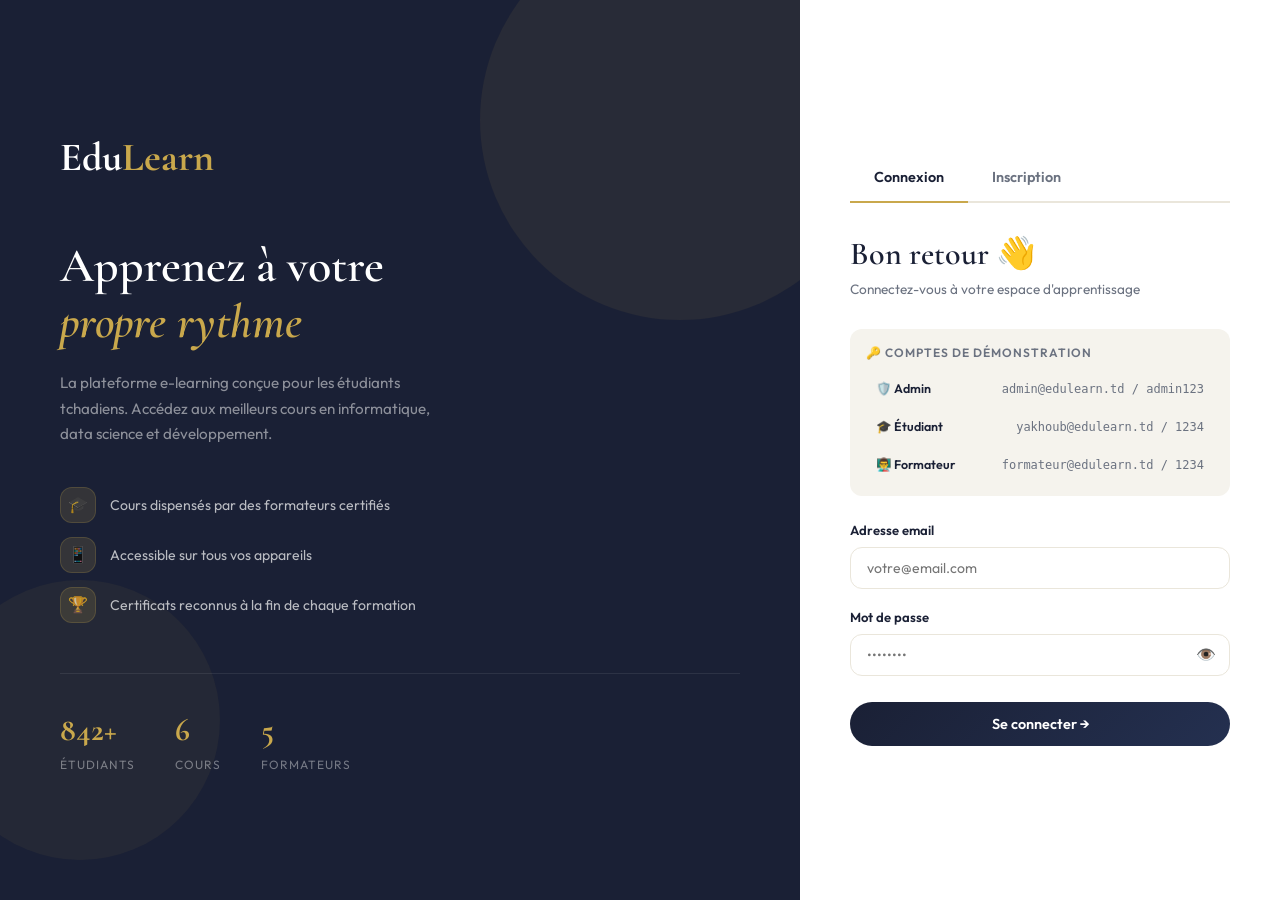
<file: index.html>
<!DOCTYPE html>
<html lang="fr">
<head>
  <meta charset="UTF-8">
  <meta name="viewport" content="width=device-width, initial-scale=1.0">
  <title>EduLearn — Connexion</title>
  <link rel="stylesheet" href="css/style.css">
  <style>
    body {
      min-height: 100vh;
      display: flex;
      background: var(--ivory);
      overflow: hidden;
    }

    /* Left panel */
    .auth-left {
      flex: 1;
      background: var(--navy);
      display: flex;
      flex-direction: column;
      justify-content: center;
      padding: 60px;
      position: relative;
      overflow: hidden;
    }
    .auth-left::before {
      content: '';
      position: absolute;
      width: 400px; height: 400px;
      border-radius: 50%;
      background: rgba(201,168,76,0.08);
      top: -80px; right: -80px;
    }
    .auth-left::after {
      content: '';
      position: absolute;
      width: 280px; height: 280px;
      border-radius: 50%;
      background: rgba(201,168,76,0.06);
      bottom: 40px; left: -60px;
    }
    .auth-logo {
      font-family: 'Cormorant Garamond', serif;
      font-size: 2.5rem;
      font-weight: 700;
      color: var(--white);
      margin-bottom: 50px;
      position: relative;
      z-index: 1;
    }
    .auth-logo span { color: var(--gold); }
    .auth-hero-text {
      position: relative;
      z-index: 1;
    }
    .auth-hero-text h1 {
      font-family: 'Cormorant Garamond', serif;
      font-size: 3rem;
      font-weight: 600;
      color: var(--white);
      line-height: 1.15;
      margin-bottom: 20px;
    }
    .auth-hero-text h1 em {
      color: var(--gold);
      font-style: italic;
    }
    .auth-hero-text p {
      font-size: 0.95rem;
      color: rgba(255,255,255,0.5);
      line-height: 1.7;
      max-width: 380px;
      margin-bottom: 40px;
    }
    .auth-features {
      display: flex;
      flex-direction: column;
      gap: 14px;
      position: relative;
      z-index: 1;
    }
    .auth-feature {
      display: flex;
      align-items: center;
      gap: 14px;
      font-size: 0.88rem;
      color: rgba(255,255,255,0.7);
    }
    .auth-feature .feat-icon {
      width: 36px; height: 36px;
      border-radius: var(--radius-md);
      background: rgba(201,168,76,0.15);
      border: 1px solid rgba(201,168,76,0.2);
      display: flex; align-items: center; justify-content: center;
      font-size: 1rem;
      flex-shrink: 0;
    }
    .auth-stats {
      display: flex;
      gap: 40px;
      margin-top: 50px;
      position: relative;
      z-index: 1;
      padding-top: 30px;
      border-top: 1px solid rgba(255,255,255,0.08);
    }
    .auth-stat .num {
      font-family: 'Cormorant Garamond', serif;
      font-size: 2rem;
      font-weight: 700;
      color: var(--gold);
    }
    .auth-stat .lbl {
      font-size: 0.75rem;
      color: rgba(255,255,255,0.4);
      text-transform: uppercase;
      letter-spacing: 1px;
    }

    /* Right panel */
    .auth-right {
      width: 480px;
      display: flex;
      flex-direction: column;
      justify-content: center;
      padding: 60px 50px;
      background: var(--white);
    }
    .auth-tabs {
      display: flex;
      gap: 0;
      border-bottom: 2px solid var(--cream-dark);
      margin-bottom: 32px;
    }
    .auth-tab {
      padding: 12px 24px;
      font-size: 0.9rem;
      font-weight: 600;
      color: var(--text-muted);
      cursor: pointer;
      border-bottom: 2px solid transparent;
      margin-bottom: -2px;
      transition: var(--transition);
    }
    .auth-tab.active {
      color: var(--navy);
      border-bottom-color: var(--gold);
    }
    .auth-tab:hover:not(.active) { color: var(--text-main); }

    .auth-form-title {
      margin-bottom: 28px;
    }
    .auth-form-title h2 {
      font-family: 'Cormorant Garamond', serif;
      font-size: 2rem;
      color: var(--text-main);
    }
    .auth-form-title p {
      font-size: 0.85rem;
      color: var(--text-muted);
      margin-top: 6px;
    }

    .demo-accounts {
      background: var(--cream);
      border-radius: var(--radius-md);
      padding: 14px 16px;
      margin-bottom: 24px;
    }
    .demo-title {
      font-size: 0.75rem;
      text-transform: uppercase;
      letter-spacing: 1px;
      color: var(--text-muted);
      font-weight: 600;
      margin-bottom: 10px;
    }
    .demo-item {
      display: flex;
      align-items: center;
      justify-content: space-between;
      padding: 7px 10px;
      border-radius: var(--radius-sm);
      cursor: pointer;
      transition: var(--transition);
      margin-bottom: 4px;
    }
    .demo-item:hover { background: var(--cream-dark); }
    .demo-item:last-child { margin-bottom: 0; }
    .demo-role {
      font-size: 0.78rem;
      font-weight: 600;
      color: var(--text-main);
    }
    .demo-email {
      font-size: 0.75rem;
      color: var(--text-muted);
      font-family: monospace;
    }

    .password-wrapper { position: relative; }
    .toggle-pw {
      position: absolute;
      right: 14px; top: 50%;
      transform: translateY(-50%);
      cursor: pointer;
      font-size: 1rem;
      color: var(--text-muted);
      user-select: none;
    }
    .error-msg {
      display: none;
      color: var(--danger);
      font-size: 0.8rem;
      margin-top: 8px;
      padding: 8px 12px;
      background: rgba(239,68,68,0.08);
      border-radius: var(--radius-sm);
      border-left: 3px solid var(--danger);
    }
    .error-msg.show { display: block; }

    .btn-login {
      width: 100%;
      padding: 13px;
      background: linear-gradient(135deg, var(--navy), var(--navy-mid));
      color: var(--white);
      border-radius: var(--radius-full);
      font-size: 0.9rem;
      font-weight: 600;
      transition: var(--transition);
      margin-top: 8px;
    }
    .btn-login:hover {
      background: linear-gradient(135deg, var(--navy-mid), var(--navy-light));
      transform: translateY(-1px);
      box-shadow: var(--shadow-md);
    }

    @media (max-width: 900px) {
      .auth-left { display: none; }
      .auth-right { width: 100%; padding: 40px 28px; }
    }
  </style>
</head>
<body>

  <!-- Left Panel -->
  <div class="auth-left">
    <div class="auth-logo">Edu<span>Learn</span></div>
    <div class="auth-hero-text">
      <h1>Apprenez à votre<br><em>propre rythme</em></h1>
      <p>La plateforme e-learning conçue pour les étudiants tchadiens. Accédez aux meilleurs cours en informatique, data science et développement.</p>
    </div>
    <div class="auth-features">
      <div class="auth-feature">
        <div class="feat-icon">🎓</div>
        <span>Cours dispensés par des formateurs certifiés</span>
      </div>
      <div class="auth-feature">
        <div class="feat-icon">📱</div>
        <span>Accessible sur tous vos appareils</span>
      </div>
      <div class="auth-feature">
        <div class="feat-icon">🏆</div>
        <span>Certificats reconnus à la fin de chaque formation</span>
      </div>
    </div>
    <div class="auth-stats">
      <div class="auth-stat">
        <div class="num">842+</div>
        <div class="lbl">Étudiants</div>
      </div>
      <div class="auth-stat">
        <div class="num">6</div>
        <div class="lbl">Cours</div>
      </div>
      <div class="auth-stat">
        <div class="num">5</div>
        <div class="lbl">Formateurs</div>
      </div>
    </div>
  </div>

  <!-- Right Panel -->
  <div class="auth-right">
    <div class="auth-tabs">
      <div class="auth-tab active" onclick="switchTab('login')">Connexion</div>
      <div class="auth-tab" onclick="switchTab('register')">Inscription</div>
    </div>

    <!-- LOGIN FORM -->
    <div id="loginForm">
      <div class="auth-form-title">
        <h2>Bon retour 👋</h2>
        <p>Connectez-vous à votre espace d'apprentissage</p>
      </div>

      <div class="demo-accounts">
        <div class="demo-title">🔑 Comptes de démonstration</div>
        <div class="demo-item" onclick="fillDemo('admin@edulearn.td','admin123')">
          <span class="demo-role">🛡️ Admin</span>
          <span class="demo-email">admin@edulearn.td / admin123</span>
        </div>
        <div class="demo-item" onclick="fillDemo('yakhoub@edulearn.td','1234')">
          <span class="demo-role">🎓 Étudiant</span>
          <span class="demo-email">yakhoub@edulearn.td / 1234</span>
        </div>
        <div class="demo-item" onclick="fillDemo('formateur@edulearn.td','1234')">
          <span class="demo-role">👨‍🏫 Formateur</span>
          <span class="demo-email">formateur@edulearn.td / 1234</span>
        </div>
      </div>

      <div class="form-group">
        <label class="form-label">Adresse email</label>
        <input type="email" id="loginEmail" class="form-input" placeholder="votre@email.com">
      </div>
      <div class="form-group">
        <label class="form-label">Mot de passe</label>
        <div class="password-wrapper">
          <input type="password" id="loginPassword" class="form-input" placeholder="••••••••" style="padding-right:44px">
          <span class="toggle-pw" onclick="togglePw('loginPassword', this)">👁️</span>
        </div>
      </div>
      <div id="loginError" class="error-msg">Email ou mot de passe incorrect.</div>
      <button class="btn-login" onclick="handleLogin()">Se connecter →</button>
    </div>

    <!-- REGISTER FORM -->
    <div id="registerForm" style="display:none">
      <div class="auth-form-title">
        <h2>Créer un compte</h2>
        <p>Rejoignez des milliers d'étudiants sur EduLearn</p>
      </div>
      <div class="grid-2" style="gap:12px">
        <div class="form-group">
          <label class="form-label">Prénom</label>
          <input type="text" class="form-input" placeholder="Yakhoub">
        </div>
        <div class="form-group">
          <label class="form-label">Nom</label>
          <input type="text" class="form-input" placeholder="Mahamat">
        </div>
      </div>
      <div class="form-group">
        <label class="form-label">Adresse email</label>
        <input type="email" class="form-input" placeholder="votre@email.com">
      </div>
      <div class="form-group">
        <label class="form-label">Mot de passe</label>
        <div class="password-wrapper">
          <input type="password" id="regPassword" class="form-input" placeholder="••••••••" style="padding-right:44px">
          <span class="toggle-pw" onclick="togglePw('regPassword', this)">👁️</span>
        </div>
      </div>
      <div class="form-group">
        <label class="form-label">Rôle</label>
        <select class="form-select">
          <option>Étudiant</option>
          <option>Formateur</option>
        </select>
      </div>
      <button class="btn-login" onclick="handleRegister()">Créer mon compte →</button>
    </div>
  </div>

  <div id="toast"></div>
  <script src="js/data.js"></script>
  <script>
    function switchTab(tab) {
      document.querySelectorAll('.auth-tab').forEach((t, i) => {
        t.classList.toggle('active', (tab === 'login' ? 0 : 1) === i);
      });
      document.getElementById('loginForm').style.display = tab === 'login' ? 'block' : 'none';
      document.getElementById('registerForm').style.display = tab === 'register' ? 'block' : 'none';
    }

    function fillDemo(email, pw) {
      document.getElementById('loginEmail').value = email;
      document.getElementById('loginPassword').value = pw;
      showToast('Compte rempli ! Cliquez sur Connexion.', 'info');
    }

    function togglePw(id, el) {
      const inp = document.getElementById(id);
      inp.type = inp.type === 'password' ? 'text' : 'password';
      el.textContent = inp.type === 'password' ? '👁️' : '🙈';
    }

    function handleLogin() {
      const email = document.getElementById('loginEmail').value.trim();
      const pw = document.getElementById('loginPassword').value;
      const user = Auth.login(email, pw);
      if (user) {
        showToast('Connexion réussie ! Redirection...', 'success');
        setTimeout(() => {
          window.location.href = user.role === 'admin' ? 'pages/admin.html' : 'pages/dashboard.html';
        }, 800);
      } else {
        document.getElementById('loginError').classList.add('show');
      }
    }

    function handleRegister() {
      showToast('Compte créé avec succès ! (démo)', 'success');
      setTimeout(() => switchTab('login'), 1200);
    }

    document.getElementById('loginPassword').addEventListener('keydown', e => {
      if (e.key === 'Enter') handleLogin();
    });

    function showToast(msg, type = 'info') {
      const t = document.getElementById('toast');
      t.textContent = msg;
      t.className = `show ${type}`;
      setTimeout(() => t.className = '', 3000);
    }

    // Auto-redirect if already logged in
    if (Auth.isLoggedIn()) {
      const u = Auth.getUser();
      window.location.href = u.role === 'admin' ? 'pages/admin.html' : 'pages/dashboard.html';
    }
  </script>
</body>
</html>
</file>
<file: css/style.css>
/* =============================================
   EDULEARN — Styles Globaux
   Palette : Ivory/Cream + Gold + Deep Navy
   Typo : Cormorant Garamond + Outfit
============================================= */

@import url('https://fonts.googleapis.com/css2?family=Cormorant+Garamond:ital,wght@0,400;0,600;0,700;1,400&family=Outfit:wght@300;400;500;600;700&display=swap');

/* ── Variables ── */
:root {
  --ivory:       #FAFAF7;
  --cream:       #F5F3ED;
  --cream-dark:  #EAE6DB;
  --gold:        #C9A84C;
  --gold-light:  #E4C97E;
  --gold-dark:   #A07830;
  --navy:        #1A2035;
  --navy-mid:    #243050;
  --navy-light:  #3A4A6B;
  --text-main:   #1A2035;
  --text-muted:  #6B7280;
  --text-light:  #9CA3AF;
  --white:       #FFFFFF;
  --danger:      #EF4444;
  --success:     #10B981;
  --warning:     #F59E0B;
  --info:        #6366F1;

  --shadow-sm:   0 1px 3px rgba(26,32,53,0.08);
  --shadow-md:   0 4px 16px rgba(26,32,53,0.10);
  --shadow-lg:   0 8px 32px rgba(26,32,53,0.14);
  --shadow-gold: 0 4px 20px rgba(201,168,76,0.25);

  --radius-sm:   6px;
  --radius-md:   12px;
  --radius-lg:   20px;
  --radius-full: 9999px;

  --transition: all 0.25s cubic-bezier(0.4, 0, 0.2, 1);
}

/* ── Reset ── */
*, *::before, *::after { box-sizing: border-box; margin: 0; padding: 0; }
html { scroll-behavior: smooth; }
body {
  font-family: 'Outfit', sans-serif;
  background: var(--ivory);
  color: var(--text-main);
  font-size: 15px;
  line-height: 1.6;
  min-height: 100vh;
}
img { max-width: 100%; display: block; }
a { text-decoration: none; color: inherit; }
ul { list-style: none; }
button { cursor: pointer; font-family: inherit; border: none; background: none; }
input, select, textarea { font-family: inherit; }

/* ── Typographie ── */
h1, h2, h3 {
  font-family: 'Cormorant Garamond', serif;
  line-height: 1.2;
  font-weight: 600;
}
h1 { font-size: clamp(2rem, 4vw, 3rem); }
h2 { font-size: clamp(1.5rem, 3vw, 2.2rem); }
h3 { font-size: clamp(1.1rem, 2vw, 1.5rem); }

/* ── Layout ── */
.app-wrapper {
  display: flex;
  min-height: 100vh;
}

/* ── Sidebar ── */
.sidebar {
  width: 260px;
  min-height: 100vh;
  background: var(--navy);
  display: flex;
  flex-direction: column;
  position: fixed;
  left: 0; top: 0;
  z-index: 100;
  transition: var(--transition);
}

.sidebar-logo {
  padding: 28px 24px 20px;
  border-bottom: 1px solid rgba(255,255,255,0.08);
}
.sidebar-logo .logo-text {
  font-family: 'Cormorant Garamond', serif;
  font-size: 1.8rem;
  font-weight: 700;
  color: var(--white);
  letter-spacing: 0.5px;
}
.sidebar-logo .logo-text span {
  color: var(--gold);
}
.sidebar-logo .logo-sub {
  font-size: 0.72rem;
  color: rgba(255,255,255,0.4);
  text-transform: uppercase;
  letter-spacing: 2px;
  margin-top: 2px;
}

.sidebar-user {
  padding: 20px 24px;
  display: flex;
  align-items: center;
  gap: 12px;
  border-bottom: 1px solid rgba(255,255,255,0.08);
}
.user-avatar-sm {
  width: 40px; height: 40px;
  border-radius: 50%;
  background: linear-gradient(135deg, var(--gold), var(--gold-dark));
  display: flex; align-items: center; justify-content: center;
  font-weight: 700; font-size: 0.85rem;
  color: var(--white);
  flex-shrink: 0;
}
.sidebar-user-info .name {
  font-size: 0.88rem;
  font-weight: 600;
  color: var(--white);
}
.sidebar-user-info .role {
  font-size: 0.72rem;
  color: var(--gold-light);
  text-transform: capitalize;
}

.sidebar-nav {
  flex: 1;
  padding: 16px 0;
}
.nav-section-title {
  font-size: 0.65rem;
  text-transform: uppercase;
  letter-spacing: 2px;
  color: rgba(255,255,255,0.3);
  padding: 12px 24px 6px;
}
.nav-item {
  display: flex;
  align-items: center;
  gap: 12px;
  padding: 11px 24px;
  color: rgba(255,255,255,0.6);
  font-size: 0.88rem;
  font-weight: 500;
  transition: var(--transition);
  cursor: pointer;
  position: relative;
}
.nav-item:hover {
  color: var(--white);
  background: rgba(255,255,255,0.06);
}
.nav-item.active {
  color: var(--white);
  background: rgba(201,168,76,0.15);
}
.nav-item.active::before {
  content: '';
  position: absolute;
  left: 0; top: 20%; bottom: 20%;
  width: 3px;
  background: var(--gold);
  border-radius: 0 4px 4px 0;
}
.nav-item .icon { font-size: 1.1rem; width: 20px; text-align: center; }
.nav-badge {
  margin-left: auto;
  background: var(--gold);
  color: var(--navy);
  font-size: 0.65rem;
  font-weight: 700;
  padding: 2px 7px;
  border-radius: var(--radius-full);
}

.sidebar-footer {
  padding: 16px 24px;
  border-top: 1px solid rgba(255,255,255,0.08);
}
.btn-logout {
  display: flex;
  align-items: center;
  gap: 10px;
  color: rgba(255,255,255,0.5);
  font-size: 0.85rem;
  padding: 8px 0;
  transition: var(--transition);
  width: 100%;
}
.btn-logout:hover { color: var(--danger); }

/* ── Main Content ── */
.main-content {
  margin-left: 260px;
  flex: 1;
  min-height: 100vh;
  display: flex;
  flex-direction: column;
}

/* ── Topbar ── */
.topbar {
  background: var(--white);
  border-bottom: 1px solid var(--cream-dark);
  padding: 0 32px;
  height: 64px;
  display: flex;
  align-items: center;
  justify-content: space-between;
  position: sticky;
  top: 0;
  z-index: 50;
}
.topbar-left h4 {
  font-family: 'Outfit', sans-serif;
  font-size: 1rem;
  font-weight: 600;
  color: var(--text-main);
}
.topbar-left p {
  font-size: 0.78rem;
  color: var(--text-muted);
}
.topbar-right {
  display: flex;
  align-items: center;
  gap: 16px;
}
.btn-icon {
  width: 38px; height: 38px;
  border-radius: var(--radius-md);
  background: var(--cream);
  display: flex; align-items: center; justify-content: center;
  font-size: 1rem;
  color: var(--text-muted);
  transition: var(--transition);
  position: relative;
}
.btn-icon:hover { background: var(--cream-dark); color: var(--text-main); }
.notif-dot {
  position: absolute;
  top: 6px; right: 6px;
  width: 8px; height: 8px;
  background: var(--danger);
  border-radius: 50%;
  border: 2px solid var(--white);
}
.search-bar {
  display: flex;
  align-items: center;
  gap: 8px;
  background: var(--cream);
  border: 1.5px solid transparent;
  border-radius: var(--radius-full);
  padding: 7px 16px;
  transition: var(--transition);
}
.search-bar:focus-within {
  border-color: var(--gold);
  background: var(--white);
  box-shadow: var(--shadow-gold);
}
.search-bar input {
  border: none;
  background: none;
  outline: none;
  font-size: 0.85rem;
  color: var(--text-main);
  width: 200px;
}
.search-bar input::placeholder { color: var(--text-light); }
.search-bar span { color: var(--text-light); font-size: 0.9rem; }

/* ── Page Content ── */
.page-content {
  padding: 32px;
  flex: 1;
}

/* ── Cards ── */
.card {
  background: var(--white);
  border-radius: var(--radius-lg);
  border: 1px solid var(--cream-dark);
  box-shadow: var(--shadow-sm);
  transition: var(--transition);
}
.card:hover { box-shadow: var(--shadow-md); }
.card-body { padding: 24px; }
.card-header {
  padding: 20px 24px 0;
  display: flex;
  align-items: center;
  justify-content: space-between;
  margin-bottom: 16px;
}
.card-header h3 {
  font-size: 1rem;
  font-weight: 600;
  font-family: 'Outfit', sans-serif;
}

/* ── Stat Cards ── */
.stat-card {
  background: var(--white);
  border-radius: var(--radius-lg);
  border: 1px solid var(--cream-dark);
  padding: 24px;
  display: flex;
  align-items: flex-start;
  gap: 16px;
  transition: var(--transition);
}
.stat-card:hover { transform: translateY(-2px); box-shadow: var(--shadow-md); }
.stat-icon {
  width: 52px; height: 52px;
  border-radius: var(--radius-md);
  display: flex; align-items: center; justify-content: center;
  font-size: 1.4rem;
  flex-shrink: 0;
}
.stat-info .label {
  font-size: 0.78rem;
  color: var(--text-muted);
  text-transform: uppercase;
  letter-spacing: 0.5px;
  margin-bottom: 4px;
}
.stat-info .value {
  font-size: 1.7rem;
  font-weight: 700;
  font-family: 'Outfit', sans-serif;
  line-height: 1;
  color: var(--text-main);
}
.stat-info .change {
  font-size: 0.75rem;
  margin-top: 4px;
  display: flex;
  align-items: center;
  gap: 3px;
}
.change.up { color: var(--success); }
.change.down { color: var(--danger); }

/* ── Cours Cards ── */
.cours-grid {
  display: grid;
  grid-template-columns: repeat(auto-fill, minmax(300px, 1fr));
  gap: 24px;
}
.cours-card {
  background: var(--white);
  border-radius: var(--radius-lg);
  border: 1px solid var(--cream-dark);
  overflow: hidden;
  transition: var(--transition);
  cursor: pointer;
}
.cours-card:hover {
  transform: translateY(-4px);
  box-shadow: var(--shadow-lg);
  border-color: var(--gold-light);
}
.cours-card-banner {
  height: 120px;
  display: flex;
  align-items: center;
  justify-content: center;
  font-size: 3.5rem;
  position: relative;
  overflow: hidden;
}
.cours-card-banner::after {
  content: '';
  position: absolute;
  inset: 0;
  background: rgba(0,0,0,0.08);
}
.cours-card-body { padding: 20px; }
.cours-card-meta {
  display: flex;
  align-items: center;
  justify-content: space-between;
  margin-bottom: 10px;
}
.cours-card-title {
  font-family: 'Cormorant Garamond', serif;
  font-size: 1.2rem;
  font-weight: 600;
  color: var(--text-main);
  margin-bottom: 8px;
  line-height: 1.3;
}
.cours-card-desc {
  font-size: 0.82rem;
  color: var(--text-muted);
  line-height: 1.5;
  margin-bottom: 14px;
  display: -webkit-box;
  -webkit-line-clamp: 2;
  -webkit-box-orient: vertical;
  overflow: hidden;
}
.cours-card-footer {
  display: flex;
  align-items: center;
  justify-content: space-between;
  padding-top: 14px;
  border-top: 1px solid var(--cream);
}
.cours-price {
  font-weight: 700;
  font-size: 1rem;
  color: var(--gold-dark);
}
.cours-stats {
  display: flex;
  align-items: center;
  gap: 12px;
  font-size: 0.78rem;
  color: var(--text-muted);
}
.cours-stats span { display: flex; align-items: center; gap: 4px; }

/* ── Progress Bar ── */
.progress-bar {
  height: 6px;
  background: var(--cream-dark);
  border-radius: var(--radius-full);
  overflow: hidden;
  margin-top: 8px;
}
.progress-fill {
  height: 100%;
  background: linear-gradient(90deg, var(--gold), var(--gold-light));
  border-radius: var(--radius-full);
  transition: width 0.6s ease;
}

/* ── Badges ── */
.badge {
  display: inline-flex;
  align-items: center;
  padding: 3px 10px;
  border-radius: var(--radius-full);
  font-size: 0.72rem;
  font-weight: 600;
  text-transform: uppercase;
  letter-spacing: 0.5px;
}
.badge-vert { background: rgba(16,185,129,0.12); color: #059669; }
.badge-bleu { background: rgba(99,102,241,0.12); color: #4F46E5; }
.badge-rouge { background: rgba(239,68,68,0.12); color: #DC2626; }
.badge-or { background: rgba(201,168,76,0.15); color: var(--gold-dark); }

/* ── Buttons ── */
.btn {
  display: inline-flex;
  align-items: center;
  justify-content: center;
  gap: 8px;
  padding: 10px 22px;
  border-radius: var(--radius-full);
  font-size: 0.88rem;
  font-weight: 600;
  transition: var(--transition);
  cursor: pointer;
}
.btn-primary {
  background: linear-gradient(135deg, var(--gold), var(--gold-dark));
  color: var(--white);
  box-shadow: var(--shadow-gold);
}
.btn-primary:hover {
  transform: translateY(-1px);
  box-shadow: 0 6px 24px rgba(201,168,76,0.35);
}
.btn-secondary {
  background: var(--cream);
  color: var(--text-main);
  border: 1.5px solid var(--cream-dark);
}
.btn-secondary:hover { background: var(--cream-dark); }
.btn-navy {
  background: var(--navy);
  color: var(--white);
}
.btn-navy:hover { background: var(--navy-mid); }
.btn-sm { padding: 6px 16px; font-size: 0.8rem; }
.btn-danger { background: var(--danger); color: var(--white); }

/* ── Tables ── */
.table-wrapper {
  overflow-x: auto;
  border-radius: var(--radius-md);
}
table {
  width: 100%;
  border-collapse: collapse;
}
thead tr {
  background: var(--cream);
}
thead th {
  padding: 12px 16px;
  text-align: left;
  font-size: 0.75rem;
  font-weight: 600;
  text-transform: uppercase;
  letter-spacing: 0.5px;
  color: var(--text-muted);
}
tbody tr {
  border-bottom: 1px solid var(--cream);
  transition: var(--transition);
}
tbody tr:hover { background: var(--cream); }
tbody td {
  padding: 14px 16px;
  font-size: 0.87rem;
  color: var(--text-main);
  vertical-align: middle;
}
tbody tr:last-child { border-bottom: none; }

/* ── Forms ── */
.form-group { margin-bottom: 18px; }
.form-label {
  display: block;
  font-size: 0.82rem;
  font-weight: 600;
  color: var(--text-main);
  margin-bottom: 6px;
}
.form-input {
  width: 100%;
  padding: 11px 16px;
  border: 1.5px solid var(--cream-dark);
  border-radius: var(--radius-md);
  font-size: 0.88rem;
  color: var(--text-main);
  background: var(--white);
  transition: var(--transition);
  outline: none;
}
.form-input:focus {
  border-color: var(--gold);
  box-shadow: 0 0 0 3px rgba(201,168,76,0.12);
}
.form-select {
  width: 100%;
  padding: 11px 16px;
  border: 1.5px solid var(--cream-dark);
  border-radius: var(--radius-md);
  font-size: 0.88rem;
  color: var(--text-main);
  background: var(--white);
  outline: none;
  cursor: pointer;
  transition: var(--transition);
  appearance: none;
}
.form-select:focus {
  border-color: var(--gold);
  box-shadow: 0 0 0 3px rgba(201,168,76,0.12);
}

/* ── Grids ── */
.grid-2 { display: grid; grid-template-columns: repeat(2, 1fr); gap: 24px; }
.grid-3 { display: grid; grid-template-columns: repeat(3, 1fr); gap: 24px; }
.grid-4 { display: grid; grid-template-columns: repeat(4, 1fr); gap: 20px; }
@media (max-width: 1200px) { .grid-4 { grid-template-columns: repeat(2, 1fr); } }
@media (max-width: 900px) {
  .grid-3 { grid-template-columns: repeat(2, 1fr); }
  .grid-4 { grid-template-columns: repeat(2, 1fr); }
}

/* ── Tabs ── */
.tabs {
  display: flex;
  gap: 4px;
  background: var(--cream);
  border-radius: var(--radius-full);
  padding: 4px;
  width: fit-content;
  margin-bottom: 24px;
}
.tab-btn {
  padding: 8px 20px;
  border-radius: var(--radius-full);
  font-size: 0.84rem;
  font-weight: 500;
  color: var(--text-muted);
  transition: var(--transition);
}
.tab-btn.active {
  background: var(--white);
  color: var(--text-main);
  font-weight: 600;
  box-shadow: var(--shadow-sm);
}
.tab-btn:hover:not(.active) { color: var(--text-main); }

/* ── Modal ── */
.modal-overlay {
  position: fixed;
  inset: 0;
  background: rgba(26,32,53,0.55);
  z-index: 500;
  display: flex;
  align-items: center;
  justify-content: center;
  padding: 24px;
  opacity: 0;
  pointer-events: none;
  transition: opacity 0.25s ease;
  backdrop-filter: blur(4px);
}
.modal-overlay.open {
  opacity: 1;
  pointer-events: all;
}
.modal {
  background: var(--white);
  border-radius: var(--radius-lg);
  width: 100%;
  max-width: 540px;
  max-height: 90vh;
  overflow-y: auto;
  box-shadow: var(--shadow-lg);
  transform: translateY(16px);
  transition: transform 0.25s ease;
}
.modal-overlay.open .modal { transform: translateY(0); }
.modal-header {
  padding: 24px 28px 0;
  display: flex;
  align-items: center;
  justify-content: space-between;
}
.modal-header h3 { font-family: 'Outfit', sans-serif; font-weight: 700; }
.modal-close {
  width: 32px; height: 32px;
  border-radius: 50%;
  background: var(--cream);
  display: flex; align-items: center; justify-content: center;
  font-size: 1rem;
  color: var(--text-muted);
  transition: var(--transition);
}
.modal-close:hover { background: var(--cream-dark); color: var(--text-main); }
.modal-body { padding: 20px 28px 28px; }

/* ── Toast ── */
#toast {
  position: fixed;
  bottom: 28px;
  right: 28px;
  background: var(--navy);
  color: var(--white);
  padding: 14px 22px;
  border-radius: var(--radius-md);
  font-size: 0.88rem;
  font-weight: 500;
  box-shadow: var(--shadow-lg);
  z-index: 1000;
  display: flex;
  align-items: center;
  gap: 10px;
  transform: translateY(80px);
  opacity: 0;
  transition: all 0.35s cubic-bezier(0.4, 0, 0.2, 1);
}
#toast.show { transform: translateY(0); opacity: 1; }
#toast.success { border-left: 4px solid var(--success); }
#toast.error { border-left: 4px solid var(--danger); }
#toast.info { border-left: 4px solid var(--gold); }

/* ── Empty State ── */
.empty-state {
  text-align: center;
  padding: 60px 24px;
  color: var(--text-muted);
}
.empty-state .icon { font-size: 3rem; margin-bottom: 16px; }
.empty-state h3 {
  font-family: 'Outfit', sans-serif;
  font-size: 1rem;
  font-weight: 600;
  color: var(--text-main);
  margin-bottom: 8px;
}
.empty-state p { font-size: 0.85rem; }

/* ── Section Title ── */
.section-header {
  display: flex;
  align-items: flex-end;
  justify-content: space-between;
  margin-bottom: 24px;
}
.section-title {
  font-family: 'Cormorant Garamond', serif;
  font-size: 1.6rem;
  font-weight: 600;
  color: var(--text-main);
}
.section-subtitle {
  font-size: 0.85rem;
  color: var(--text-muted);
  margin-top: 4px;
}

/* ── Avatar ── */
.avatar {
  border-radius: 50%;
  background: linear-gradient(135deg, var(--gold), var(--gold-dark));
  display: flex; align-items: center; justify-content: center;
  font-weight: 700;
  color: var(--white);
  flex-shrink: 0;
}
.avatar-lg { width: 64px; height: 64px; font-size: 1.3rem; }
.avatar-md { width: 44px; height: 44px; font-size: 0.9rem; }
.avatar-sm { width: 32px; height: 32px; font-size: 0.75rem; }

/* ── Misc ── */
.divider { height: 1px; background: var(--cream-dark); margin: 20px 0; }
.text-gold { color: var(--gold-dark); }
.text-muted { color: var(--text-muted); }
.text-sm { font-size: 0.82rem; }
.fw-600 { font-weight: 600; }
.flex-between { display: flex; align-items: center; justify-content: space-between; }
.flex-center { display: flex; align-items: center; justify-content: center; }
.flex-gap { display: flex; align-items: center; gap: 10px; }
.mt-4 { margin-top: 4px; }
.mt-8 { margin-top: 8px; }
.mt-16 { margin-top: 16px; }
.mt-24 { margin-top: 24px; }
.mb-8 { margin-bottom: 8px; }
.mb-16 { margin-bottom: 16px; }
.mb-24 { margin-bottom: 24px; }
.hidden { display: none !important; }

/* ── Animations ── */
@keyframes fadeIn {
  from { opacity: 0; transform: translateY(12px); }
  to   { opacity: 1; transform: translateY(0); }
}
.animate-in { animation: fadeIn 0.4s ease forwards; }

@keyframes pulse {
  0%, 100% { opacity: 1; }
  50%       { opacity: 0.5; }
}
.skeleton {
  background: linear-gradient(90deg, var(--cream) 25%, var(--cream-dark) 50%, var(--cream) 75%);
  background-size: 200% 100%;
  animation: shimmer 1.5s infinite;
  border-radius: var(--radius-sm);
}
@keyframes shimmer {
  0%   { background-position: 200% 0; }
  100% { background-position: -200% 0; }
}

/* ── Chart Canvas ── */
.chart-container {
  position: relative;
  height: 220px;
  width: 100%;
}

/* ── Page Views ── */
.page-view { display: none; }
.page-view.active { display: block; animation: fadeIn 0.35s ease; }

/* ── Responsive ── */
@media (max-width: 768px) {
  .sidebar { width: 60px; }
  .sidebar-logo .logo-text, .sidebar-user-info,
  .nav-item span:not(.icon), .nav-badge, .nav-section-title,
  .sidebar-footer .btn-logout span, .sidebar-logo .logo-sub { display: none; }
  .main-content { margin-left: 60px; }
  .page-content { padding: 20px 16px; }
  .grid-2, .grid-3, .grid-4 { grid-template-columns: 1fr; }
}
</file>
